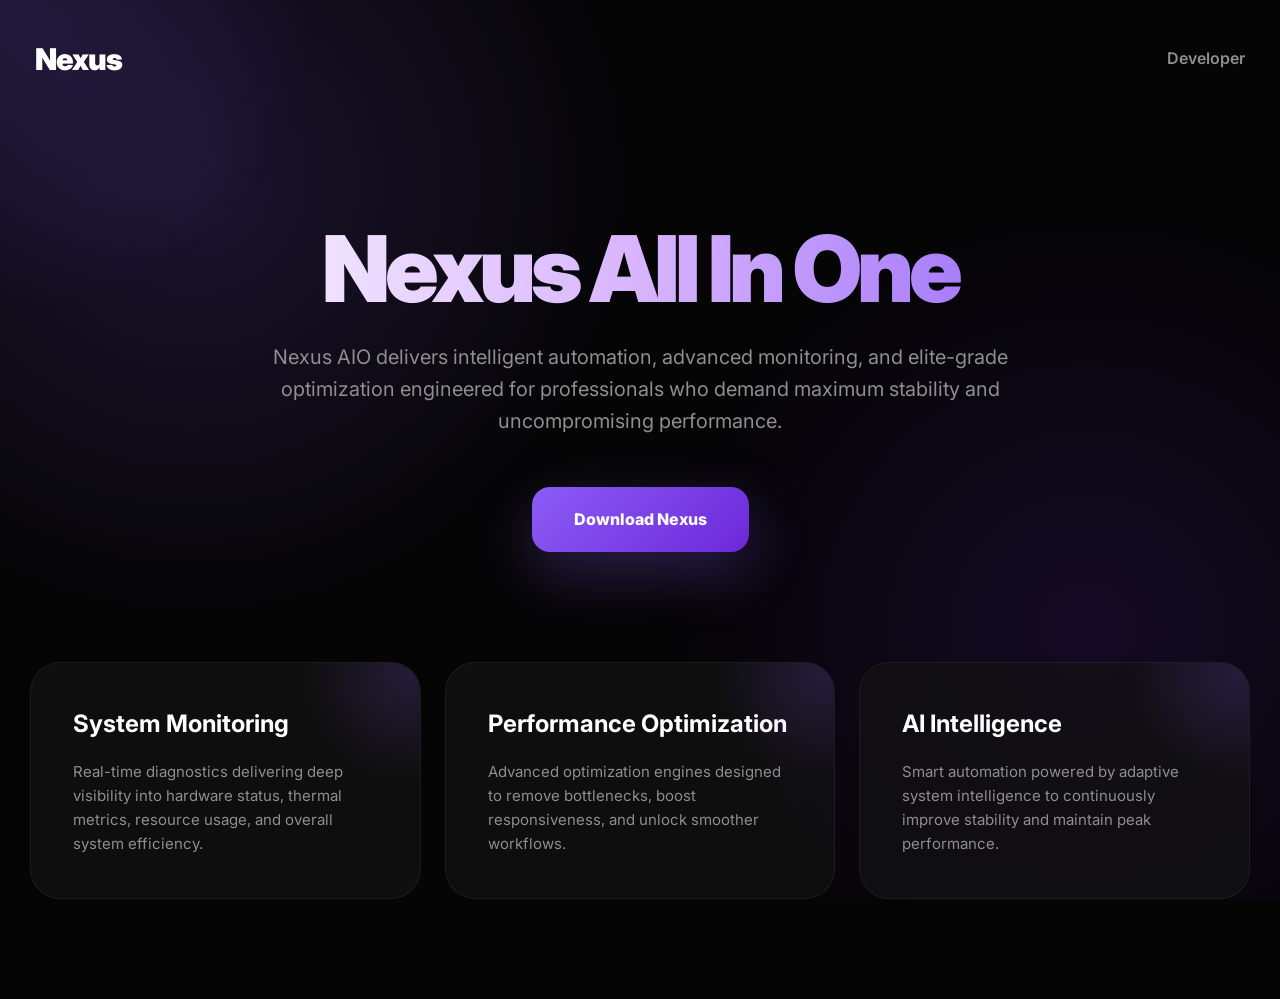
<file: index.html>
<!DOCTYPE html>
<html lang="en">
<head>
<meta charset="UTF-8">
<meta name="viewport" content="width=device-width, initial-scale=1.0">

<title>Nexus All In One</title>
<link rel="icon" type="image/png" sizes="512×512"
href="https://raw.githubusercontent.com/k2nt1/k2nt1.github.io/main/Nexus.png">

<link rel="apple-touch-icon"
  
<link rel="icon" type="image/png"
href="https://raw.githubusercontent.com/k2nt1/k2nt1.github.io/main/Nexus.png">
  
<link href="https://fonts.googleapis.com/css2?family=Inter:wght@400;500;600;700;800;900&display=swap" rel="stylesheet">

<style>

:root{
--bg:#050505;
--card:rgba(18,18,18,.72);
--primary:#8b5cf6;
--primary2:#6d28d9;
--border:rgba(255,255,255,.06);
--text:#fff;
--muted:#8e8e8e;
}

*{
margin:0;
padding:0;
box-sizing:border-box;
font-family:'Inter',sans-serif;
}

body{
background:var(--bg);
color:var(--text);
overflow-x:hidden;
line-height:1.6;
}

/* Animated Background */

body::before{
content:'';
position:fixed;
inset:0;

background:
radial-gradient(circle at 15% 20%,rgba(139,92,246,.18),transparent 35%),
radial-gradient(circle at 85% 70%,rgba(109,40,217,.15),transparent 35%);

animation:moveGlow 12s infinite alternate ease-in-out;

z-index:-2;
}

@keyframes moveGlow{
from{
transform:translateY(-30px);
}
to{
transform:translateY(30px);
}
}

/* Cursor Glow */

#cursor-glow{
position:fixed;
width:650px;
height:650px;
background:radial-gradient(circle,rgba(139,92,246,.16),transparent 70%);
pointer-events:none;
z-index:-1;
transform:translate(-50%,-50%);
}

/* HEADER */

header{
max-width:1300px;
margin:auto;
padding:35px 35px;
display:flex;
justify-content:space-between;
align-items:center;
}

.logo{
font-size:30px;
font-weight:900;
letter-spacing:-1px;
}

.btn-developer{
text-decoration:none;
color:var(--muted);
font-weight:600;
transition:.35s;
}

.btn-developer:hover{
color:var(--primary);
}

/* HERO */

.hero{
max-width:1100px;
margin:110px auto;
padding:0 25px;
text-align:center;
}

.hero h1{

font-size:92px;
line-height:.9;
font-weight:900;
letter-spacing:-5px;

background:linear-gradient(
90deg,
#ffffff,
#d8b4fe,
#8b5cf6
);

-webkit-background-clip:text;
-webkit-text-fill-color:transparent;

margin-bottom:30px;
}

.hero p{

max-width:760px;
margin:auto;
font-size:20px;
color:var(--muted);
margin-bottom:50px;

}

/* BUTTON */

.btn-primary{

display:inline-flex;
align-items:center;
gap:12px;

padding:20px 42px;

border-radius:18px;

text-decoration:none;
font-weight:800;
color:#fff;

background:
linear-gradient(
135deg,
var(--primary),
var(--primary2)
);

box-shadow:
0 20px 60px rgba(139,92,246,.30);

transition:.35s;

}

.btn-primary:hover{

transform:translateY(-5px) scale(1.04);

box-shadow:
0 35px 80px rgba(139,92,246,.42);

}

/* GRID */

.bento-grid{

max-width:1300px;
margin:100px auto;

padding:0 30px;

display:grid;
grid-template-columns:repeat(3,1fr);

gap:24px;

}

/* CARDS */

.bento-box{

background:var(--card);

backdrop-filter:blur(20px);

border:1px solid var(--border);

border-radius:30px;

padding:42px;

transition:.45s;

position:relative;

overflow:hidden;

}

.bento-box::before{

content:'';

position:absolute;

top:-100px;
right:-100px;

width:220px;
height:220px;

background:
radial-gradient(circle,
rgba(139,92,246,.18),
transparent 70%);

}

.bento-box:hover{

transform:translateY(-12px);

border-color:
rgba(139,92,246,.45);

box-shadow:
0 30px 80px rgba(139,92,246,.14);

}

.bento-box h4{

font-size:24px;
margin-bottom:16px;

}

.bento-box p{

font-size:15px;
color:var(--muted);

}

/* RESPONSIVE */

@media(max-width:950px){

.hero h1{
font-size:58px;
}

.bento-grid{
grid-template-columns:1fr;
}

}

</style>
</head>

<body>

<div id="cursor-glow"></div>

<header>

<div class="logo">
Nexus
</div>

<a href="https://t.me/k2nt1"
target="_blank"
class="btn-developer">
Developer
</a>

</header>

<section class="hero">

<h1>
Nexus All In One
</h1>

<p>
Nexus AIO delivers intelligent automation, advanced monitoring, and elite-grade optimization engineered for professionals who demand maximum stability and uncompromising performance.
</p>

<a
href="https://k2nt1.alwaysdata.net/Download/Nexus.exe"
class="btn-primary">
Download Nexus
</a>

</section>

<section class="bento-grid">

<div class="bento-box">

<h4>System Monitoring</h4>

<p>
Real-time diagnostics delivering deep visibility into hardware status, thermal metrics, resource usage, and overall system efficiency.
</p>

</div>

<div class="bento-box">

<h4>Performance Optimization</h4>

<p>
Advanced optimization engines designed to remove bottlenecks, boost responsiveness, and unlock smoother workflows.
</p>

</div>

<div class="bento-box">

<h4>AI Intelligence</h4>

<p>
Smart automation powered by adaptive system intelligence to continuously improve stability and maintain peak performance.
</p>

</div>

</section>

<script>

const glow=document.getElementById('cursor-glow');

document.addEventListener('mousemove',(e)=>{

glow.style.left=e.clientX+'px';
glow.style.top=e.clientY+'px';

});

</script>

</body>
</html>
</file>
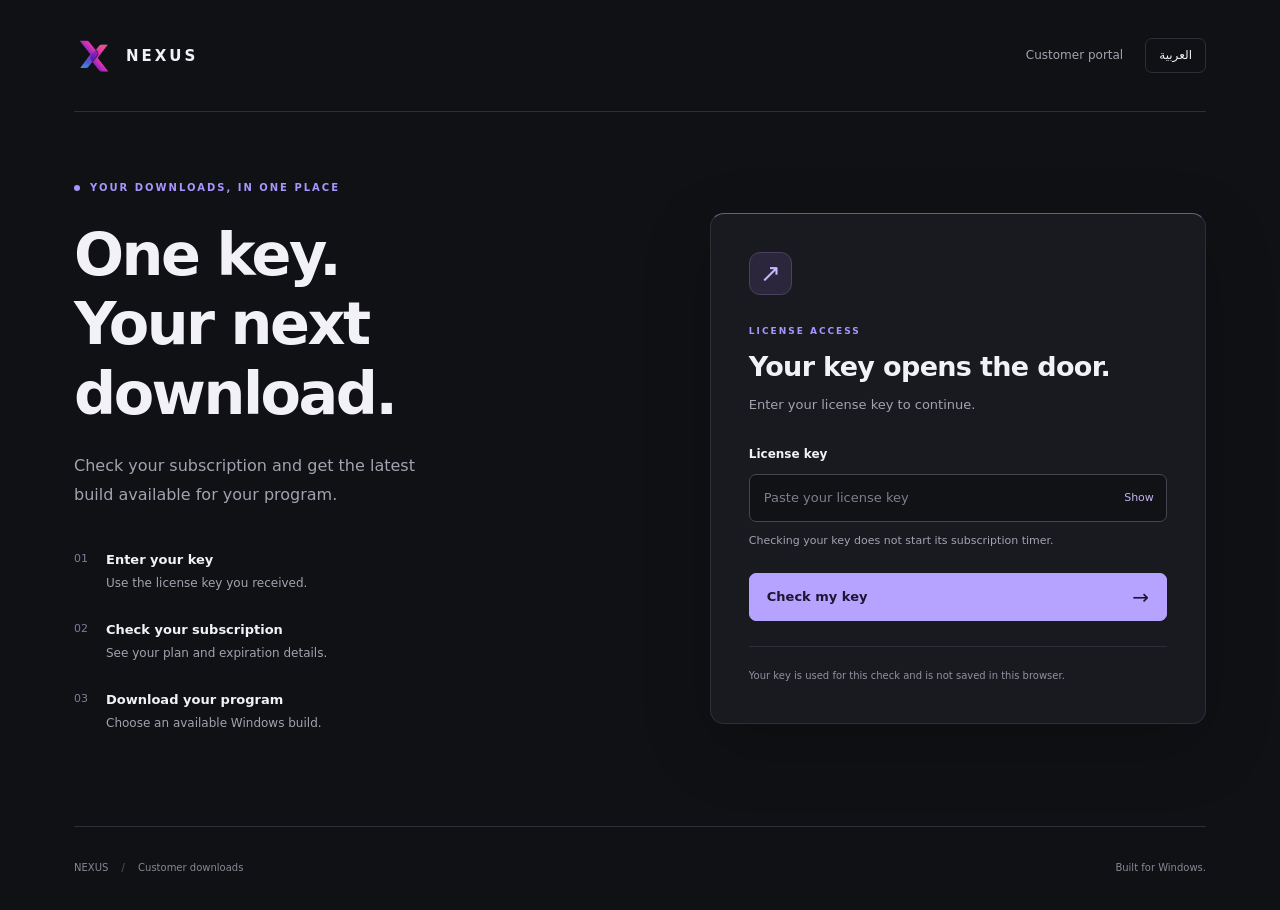
<file: downloads/index.html>
<!doctype html>
<html lang="en" dir="ltr">
<head>
  <meta charset="utf-8">
  <meta name="viewport" content="width=device-width, initial-scale=1">
  <meta name="referrer" content="no-referrer">
  <meta name="robots" content="noindex, nofollow">
  <meta http-equiv="Content-Security-Policy" content="default-src 'none'; base-uri 'none'; script-src 'self'; style-src 'self'; connect-src https://k2nt1.alwaysdata.net; img-src 'self'; object-src 'none'; form-action 'none'">
  <meta name="description" content="Check your subscription and download your latest available program.">
  <title>Customer downloads · Nexus</title>
  <link rel="stylesheet" href="portal.css?v=20261112-3">
  <script src="portal-config.js?v=20261112-3" defer></script>
  <script src="portal.js?v=20261112-3" defer></script>
</head>
<body>
  <div class="page">
    <header class="site-header">
      <a class="brand" href="/" aria-label="Nexus home"><img class="brand-mark brand-logo" src="nexus-logo.png" width="40" height="40" alt="" decoding="async"><span>NEXUS</span></a>
      <div class="header-actions"><span class="header-label" data-i18n="portal">Customer portal</span><button class="language-button" id="language" type="button" lang="ar">العربية</button></div>
    </header>

    <main id="main">
      <section class="welcome" id="welcome" aria-labelledby="welcome-title">
        <div class="intro">
          <p class="eyebrow"><span aria-hidden="true"></span><span data-i18n="welcomeLabel">YOUR DOWNLOADS, IN ONE PLACE</span></p>
          <h1 id="welcome-title" data-i18n="headline">One key.<br>Your next download.</h1>
          <p class="intro-copy" data-i18n="intro">Check your subscription and get the latest build available for your program.</p>
          <ol class="steps">
            <li><span class="step-number">01</span><div><strong data-i18n="step1">Enter your key</strong><p data-i18n="step1copy">Use the license key you received.</p></div></li>
            <li><span class="step-number">02</span><div><strong data-i18n="step2">Check your subscription</strong><p data-i18n="step2copy">See your plan and expiration details.</p></div></li>
            <li><span class="step-number">03</span><div><strong data-i18n="step3">Download your program</strong><p data-i18n="step3copy">Choose an available Windows build.</p></div></li>
          </ol>
        </div>
        <section class="key-card" aria-labelledby="key-title">
          <div class="card-icon" aria-hidden="true">↗</div>
          <p class="eyebrow" data-i18n="access">LICENSE ACCESS</p>
          <h2 id="key-title" data-i18n="keyTitle">Your key opens the door.</h2>
          <p class="muted" data-i18n="keyIntro">Enter your license key to continue.</p>
          <form id="key-form" autocomplete="off">
            <label for="license-key" data-i18n="keyLabel">License key</label>
            <div class="input-wrap"><input id="license-key" name="license_key" type="password" dir="ltr" minlength="4" maxlength="256" autocomplete="off" autocapitalize="none" spellcheck="false" placeholder="Paste your license key" required aria-describedby="key-help form-error"><button class="key-toggle" id="key-toggle" type="button" aria-controls="license-key" aria-pressed="false" data-i18n="show">Show</button></div>
            <p class="field-help" id="key-help" data-i18n="keyHelp">Checking your key does not start its subscription timer.</p>
            <div class="error" id="form-error" role="alert" hidden><span id="form-error-message"></span><span id="retry-countdown" class="retry-countdown" aria-live="off" hidden></span></div>
            <button class="primary-button" id="check-button" type="submit"><span data-i18n="check">Check my key</span><span aria-hidden="true">→</span></button>
          </form>
          <p class="card-footnote" data-i18n="keyFootnote">Your key is used for this check and is not saved in this browser.</p>
          <noscript><p class="error">Enable JavaScript to check your key and view available downloads.</p></noscript>
        </section>
      </section>

      <section class="account" id="account" aria-labelledby="account-title" hidden>
        <div class="account-heading"><div><p class="eyebrow" data-i18n="verified">LICENSE VERIFIED</p><h1 id="account-title" tabindex="-1" data-i18n="accountTitle">Ready when you are.</h1></div><button class="secondary-button" type="button" id="sign-out" data-i18n="changeKey">Use another key</button></div>
        <div class="account-layout">
          <section class="subscription-card" aria-labelledby="subscription-title">
            <div class="section-heading"><h2 id="subscription-title" data-i18n="subscriptionTitle">Your subscription</h2><span class="badge" id="license-status"></span></div>
            <dl class="license-details" id="license-details"></dl>
            <p class="field-help" id="pending-help" data-i18n="pendingHelp" hidden>Your subscription starts on your first successful sign-in inside the program.</p>
          </section>
          <section class="downloads-section" aria-labelledby="downloads-title">
            <div class="section-heading"><div><h2 id="downloads-title" data-i18n="downloadsTitle">Available downloads</h2><p class="muted" data-i18n="downloadsCopy">The latest published builds for your license.</p></div><span class="count" id="release-count"></span></div>
            <div class="empty-state" id="no-releases" hidden><span aria-hidden="true">↓</span><h3 data-i18n="noReleases">No downloads published yet.</h3><p data-i18n="noReleasesCopy">Your key is valid. Check again after a new build is published.</p></div>
            <div id="releases" class="release-list"></div>
          </section>
        </div>
        <p class="notice" id="download-status" role="status" aria-live="polite" hidden></p>
        <p class="session-note" data-i18n="sessionNote">Download access lasts 15 minutes. Check your key again if your session expires.</p>
      </section>
    </main>
    <footer class="site-footer"><span>NEXUS <span aria-hidden="true">/</span> <span data-i18n="footer">Customer downloads</span></span><span data-i18n="windows">Built for Windows.</span></footer>
  </div>
</body>
</html>
</file>
<file: downloads/portal.css>
:root{color-scheme:dark;--bg:#101114;--surface:#191a20;--line:#2d2e38;--text:#f2f1f7;--muted:#a2a3b0;--accent:#a995ff;--button:#b5a3ff;--success:#a2dcb8;font-family:Inter,"Segoe UI",Tahoma,system-ui,sans-serif;font-synthesis:none}
*{box-sizing:border-box}body{margin:0;background:var(--bg);color:var(--text);font-size:15px;line-height:1.6}button,input{font:inherit}button,a,input{-webkit-tap-highlight-color:transparent}button{cursor:pointer}button:disabled{cursor:wait;opacity:.6}button:focus-visible,a:focus-visible,input:focus-visible{outline:2px solid var(--accent);outline-offset:4px}a{color:inherit}h1,h2,h3,p{margin-top:0}h1,h2,h3{line-height:1.18}h1{font-size:clamp(38px,4.6vw,62px);font-weight:600;letter-spacing:-2.5px}h2{font-size:24px;font-weight:600;letter-spacing:-.65px}h3{font-size:19px;font-weight:600}[hidden]{display:none!important}.page{max-width:1240px;margin:auto;padding:0 54px}.site-header{min-height:112px;display:flex;align-items:center;justify-content:space-between;gap:20px;border-bottom:1px solid var(--line)}.brand{display:flex;gap:12px;align-items:center;text-decoration:none;letter-spacing:3px;font-size:15px;font-weight:750}.brand-mark{display:grid;place-items:center;width:35px;height:35px;border:1px solid #6c5e96;border-radius:9px;background:#282235;color:#c6b8ff;font-size:22px;font-weight:600;letter-spacing:-2px}.header-actions{display:flex;align-items:center;gap:22px}.header-label,.muted{color:var(--muted)}.header-label{font-size:12px}.language-button,.secondary-button,.key-toggle{background:transparent;color:var(--text);border:1px solid var(--line);border-radius:7px}.language-button{padding:7px 13px;font-size:12px}.welcome{display:grid;grid-template-columns:1.1fr 1fr;align-items:center;gap:90px;min-height:calc(100svh - 196px);padding:68px 0}.intro{max-width:510px}.eyebrow{display:flex;align-items:center;gap:10px;margin-bottom:24px;font-size:10px;letter-spacing:2px;font-weight:650;color:var(--accent)}.eyebrow>span:first-child:empty{display:inline-block;width:6px;height:6px;background:var(--accent);border-radius:50%}.intro h1{margin-bottom:24px}.intro-copy{max-width:365px;color:var(--muted);font-size:16px;line-height:1.8;margin-bottom:37px}.steps{list-style:none;padding:0;margin:0}.steps li{display:flex;gap:18px;align-items:flex-start;margin:24px 0}.step-number{font-size:11px;color:#827a99;line-height:2.2;font-variant-numeric:tabular-nums}.steps strong{font-size:13px;font-weight:550}.steps p{margin:3px 0 0;color:var(--muted);font-size:12px}.key-card{padding:38px;border:1px solid var(--line);border-top-color:#675c86;border-radius:14px;background:var(--surface);box-shadow:0 22px 70px #0003}.card-icon{width:43px;height:43px;display:grid;place-items:center;background:#2b263b;border:1px solid #4b405e;color:#c7b8ff;border-radius:11px;font-size:25px;margin-bottom:29px}.key-card .eyebrow{font-size:9px;margin-bottom:12px}.key-card h2{font-size:27px;margin-bottom:12px}.key-card>.muted{font-size:13px;margin-bottom:30px}.key-card label{display:block;font-size:12px;font-weight:550;margin-bottom:9px}.input-wrap{display:flex;align-items:center;border:1px solid #46444f;background:#111216;border-radius:7px}.input-wrap:focus-within{border-color:var(--accent)}.input-wrap input{width:100%;min-width:0;padding:13px 14px;border:0;outline:none;background:transparent;color:var(--text);font-size:13px;letter-spacing:.3px}.input-wrap input::placeholder{color:#7e7f8e;letter-spacing:0}.key-toggle{border:0;font-size:11px;padding:10px;min-width:54px;color:#c3b4f0}.field-help{font-size:11px;color:var(--muted);line-height:1.7;margin:10px 0 22px}.primary-button{display:flex;align-items:center;justify-content:space-between;gap:15px;min-height:48px;width:100%;padding:12px 17px;border:1px solid var(--button);border-radius:7px;background:var(--button);color:#1d1532;font-size:13px;font-weight:650;transition:background .15s}.primary-button:hover{background:#c7baff}.primary-button>span[aria-hidden]{font-size:20px;font-weight:400;line-height:1}.card-footnote{border-top:1px solid var(--line);padding-top:20px;margin:25px 0 0;color:#91929f;font-size:10px;line-height:1.8}.error{margin:0 0 18px;padding:12px;background:#352126;border:1px solid #64404b;border-radius:6px;color:#ffc1ca;font-size:12px}.site-footer{min-height:84px;border-top:1px solid var(--line);display:flex;align-items:center;justify-content:space-between;gap:20px;font-size:10px;color:#878896}.site-footer>span:first-child>span[aria-hidden]{padding:0 10px;color:#555561}.account{padding:54px 0 70px;min-height:calc(100svh - 196px)}.account-heading{display:flex;justify-content:space-between;gap:22px;align-items:center;margin-bottom:38px}.account-heading .eyebrow{margin-bottom:12px}.account-heading h1{font-size:39px;letter-spacing:-1.5px;margin:0}.secondary-button{padding:10px 15px;font-size:12px;white-space:nowrap}.secondary-button:hover,.language-button:hover{border-color:#817099;color:#d7caff}.account-layout{display:grid;grid-template-columns:330px minmax(0,1fr);gap:28px;align-items:start}.subscription-card{padding:24px;border:1px solid var(--line);border-radius:12px;background:var(--surface)}.section-heading{display:flex;align-items:center;justify-content:space-between;gap:14px;margin-bottom:22px}.section-heading h2{font-size:17px;letter-spacing:-.35px;margin:0}.section-heading .muted{font-size:12px;line-height:1.7;margin:7px 0 0}.badge,.count,.architecture{display:inline-flex;align-items:center;padding:3px 9px;border:1px solid #3f5948;border-radius:5px;color:var(--success);background:#23302a;font-size:10px;white-space:nowrap}.badge[data-status=pending]{background:#302b22;border-color:#63583d;color:#e3cc91}.license-details{margin:0}.license-details>div{padding:13px 0;border-bottom:1px solid var(--line)}.license-details>div:last-child{border:0;padding-bottom:0}.license-details dt{font-size:11px;color:var(--muted);margin-bottom:4px}.license-details dd{margin:0;font-size:13px;overflow-wrap:anywhere}.license-details code{font-size:12px;letter-spacing:1px}.subscription-card>.field-help{margin:20px 0 0;color:#d9c48f}.count,.architecture{color:#b6a3e3;background:#272333;border-color:#443b57}.count{border-radius:50%;min-width:25px;min-height:25px;justify-content:center;padding:0}.release-list{display:grid;gap:15px}.release-card{background:var(--surface);border:1px solid var(--line);border-radius:11px;padding:23px}.release-header{display:flex;justify-content:space-between;align-items:center;gap:14px;margin-bottom:16px}.release-header h3{margin:0}.release-meta{display:flex;flex-wrap:wrap;gap:7px 15px;color:var(--muted);font-size:11px;margin-bottom:20px}.release-meta code{color:#c3bccf;font-size:11px}.release-card .primary-button{min-height:42px;font-size:12px}.checksum{margin-top:14px;font-size:10px;color:var(--muted)}.checksum summary{cursor:pointer;width:fit-content}.checksum code{display:block;overflow-wrap:anywhere;color:#c6c0d5;margin-top:9px;direction:ltr;text-align:left}.empty-state{padding:40px 24px;border:1px dashed #3b3749;border-radius:10px;text-align:center}.empty-state>span{color:var(--accent);font-size:32px}.empty-state h3{font-size:16px;margin:10px 0}.empty-state p{font-size:12px;color:var(--muted);margin:0;max-width:300px;margin-inline:auto}.notice{margin:25px 0 0;padding:13px 16px;border-radius:7px;border:1px solid #48415a;background:#24202d;color:#dfd3fc;font-size:12px}.notice[data-error=true]{border-color:#64404b;background:#352126;color:#ffc1ca}.session-note{font-size:11px;color:var(--muted);margin:27px 0 0}html[dir=rtl] h1,html[dir=rtl] h2,html[dir=rtl] h3{letter-spacing:0}html[dir=rtl] h1{line-height:1.45}html[dir=rtl] .eyebrow{letter-spacing:.4px}html[dir=rtl] .primary-button>span[aria-hidden]{transform:scaleX(-1)}
@media(min-width:1450px){.welcome{min-height:720px}}
@media(max-width:960px){.page{padding:0 30px}.welcome{gap:45px}.key-card{padding:29px}.account-layout{grid-template-columns:290px minmax(0,1fr);gap:20px}}
@media(max-width:720px){.page{padding:0 22px}.site-header{min-height:84px}.header-label{display:none}.welcome{grid-template-columns:1fr;gap:32px;padding:40px 0 48px;min-height:0}.intro{max-width:none}.intro h1{font-size:43px;letter-spacing:-1.8px}.intro-copy{font-size:14px;margin-bottom:0}.steps{display:none}.eyebrow{margin-bottom:16px;font-size:9px}.key-card{width:100%;max-width:480px;margin-inline:auto;padding:27px}.site-footer{min-height:75px;align-items:center;font-size:9px}.account{padding-top:32px}.account-heading{align-items:flex-start;flex-direction:column;margin-bottom:25px;gap:18px}.account-heading h1{font-size:32px}.account-layout{grid-template-columns:1fr}.downloads-section{margin-top:9px}.card-icon{margin-bottom:23px}.key-card h2{font-size:25px}.release-card{padding:20px}.brand{font-size:13px;letter-spacing:2px}.header-actions{gap:10px}}
@media(prefers-reduced-motion:reduce){*{transition:none!important;scroll-behavior:auto!important}}
.brand-mark.brand-logo{display:block;width:40px;height:40px;object-fit:contain;flex-shrink:0;border:0;border-radius:0;background:transparent}.retry-countdown{display:block;margin-top:6px;font-weight:600;font-variant-numeric:tabular-nums}
</file>
